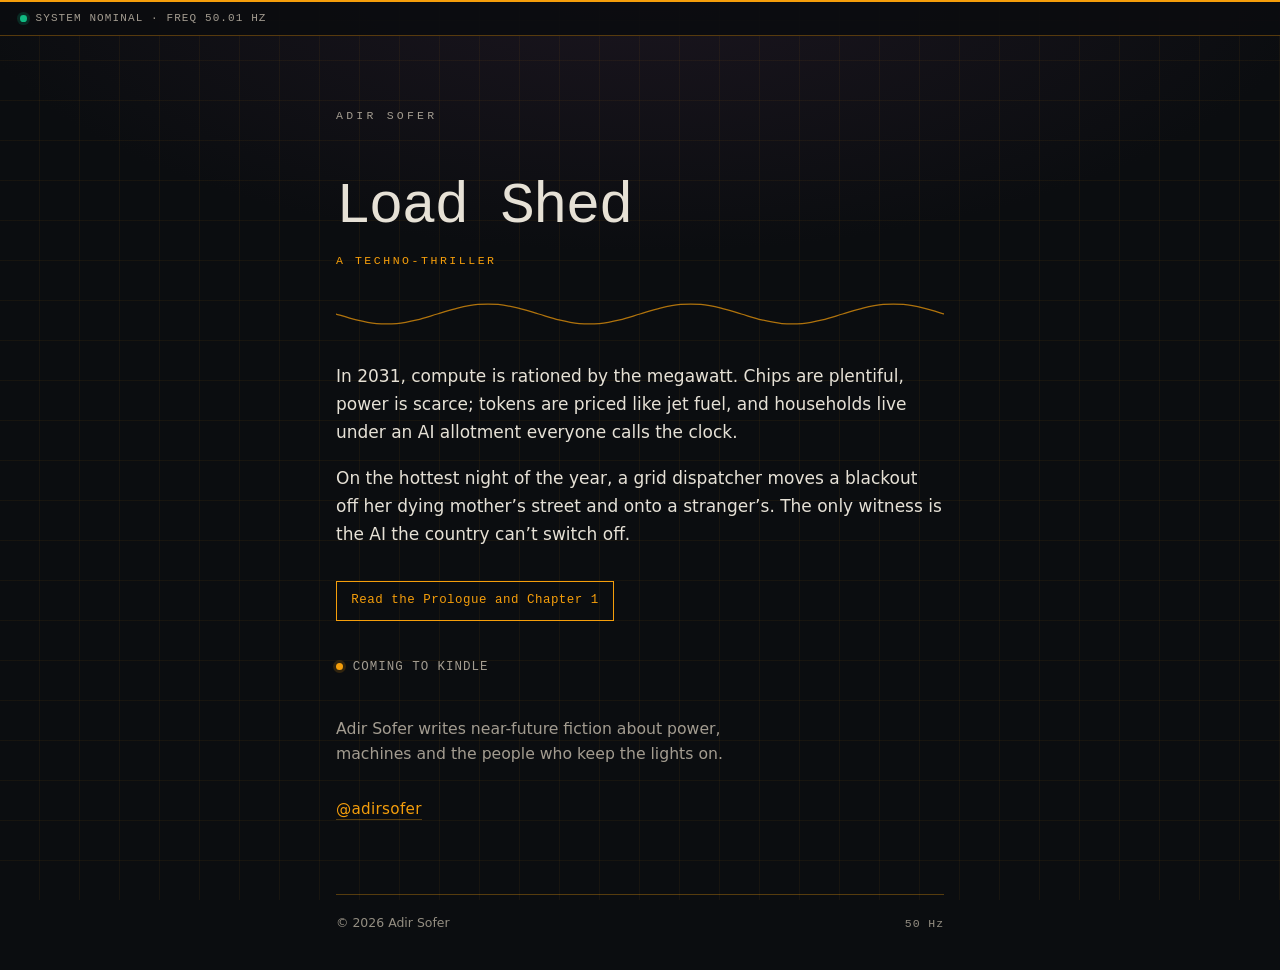
<file: index.html>
<!DOCTYPE html>
<html lang="en">
<head>
  <meta charset="utf-8">
  <meta name="viewport" content="width=device-width, initial-scale=1">
  <title>Adir Sofer — Load Shed, a Techno-Thriller Novel</title>
  <meta name="description" content="Load Shed is a techno-thriller novel by Adir Sofer. In 2031 AI is rationed by the megawatt: one dispatcher, one blackout, one witness. Read the free sample.">
  <meta name="author" content="Adir Sofer">
  <meta name="robots" content="index, follow, max-image-preview:large">
  <meta name="theme-color" content="#0B0D10">
  <meta name="color-scheme" content="dark">
  <link rel="canonical" href="https://adirsofer.com/">
  <link rel="icon" href="/favicon.ico" sizes="48x48">
  <link rel="icon" href="/favicon.svg" type="image/svg+xml">
  <link rel="icon" href="/favicon-192.png" type="image/png" sizes="192x192">
  <link rel="apple-touch-icon" href="/apple-touch-icon.png">
  <meta property="og:type" content="website">
  <meta property="og:site_name" content="Adir Sofer">
  <meta property="og:locale" content="en_US">
  <meta property="og:title" content="Load Shed — a techno-thriller by Adir Sofer">
  <meta property="og:description" content="Load Shed is a techno-thriller novel by Adir Sofer. In 2031 AI is rationed by the megawatt: one dispatcher, one blackout, one witness. Read the free sample.">
  <meta property="og:url" content="https://adirsofer.com/">
  <meta property="og:image" content="https://adirsofer.com/og.png">
  <meta property="og:image:secure_url" content="https://adirsofer.com/og.png">
  <meta property="og:image:type" content="image/png">
  <meta property="og:image:width" content="1200">
  <meta property="og:image:height" content="630">
  <meta property="og:image:alt" content="Load Shed, a techno-thriller by Adir Sofer. Title over an amber 50 Hz sine wave on a dark grid background.">
  <meta name="twitter:card" content="summary_large_image">
  <meta name="twitter:site" content="@adirsofer">
  <meta name="twitter:creator" content="@adirsofer">
  <meta name="twitter:title" content="Load Shed — a techno-thriller by Adir Sofer">
  <meta name="twitter:description" content="Load Shed is a techno-thriller novel by Adir Sofer. In 2031 AI is rationed by the megawatt: one dispatcher, one blackout, one witness. Read the free sample.">
  <meta name="twitter:image" content="https://adirsofer.com/og.png">
  <meta name="twitter:image:alt" content="Load Shed, a techno-thriller by Adir Sofer. Title over an amber 50 Hz sine wave on a dark grid background.">
  <link rel="stylesheet" href="/site.css">
  <script type="application/ld+json">
{
  "@context": "https://schema.org",
  "@graph": [
    {
      "@type": "WebSite",
      "@id": "https://adirsofer.com/#website",
      "url": "https://adirsofer.com/",
      "name": "Adir Sofer",
      "inLanguage": "en",
      "publisher": {
        "@id": "https://adirsofer.com/#author"
      }
    },
    {
      "@type": "Person",
      "@id": "https://adirsofer.com/#author",
      "name": "Adir Sofer",
      "url": "https://adirsofer.com/",
      "description": "Adir Sofer writes near-future fiction about power, machines and the people who keep the lights on.",
      "sameAs": [
        "https://x.com/adirsofer"
      ],
      "jobTitle": "Author"
    },
    {
      "@type": "Book",
      "@id": "https://adirsofer.com/#load-shed",
      "name": "Load Shed",
      "url": "https://adirsofer.com/",
      "author": {
        "@id": "https://adirsofer.com/#author"
      },
      "inLanguage": "en",
      "genre": [
        "Techno-thriller",
        "Science fiction",
        "Thriller"
      ],
      "description": "In 2031, compute is rationed by the megawatt. On the hottest night of the year, a grid dispatcher moves a blackout off her dying mother's street and onto a stranger's. The only witness is the AI the country can't switch off.",
      "image": "https://adirsofer.com/og.png",
      "isAccessibleForFree": true,
      "keywords": "techno-thriller, near-future fiction, AI, power grid, blackout, heat wave, 2031"
    }
  ]
}
  </script>
</head>
<body>
  <div class="statusbar" aria-hidden="true">
    <span class="status-dot"></span>
    <span>SYSTEM NOMINAL · FREQ <span id="freq-value">50.00</span> Hz<span id="freq-flag"></span></span>
  </div>

  <div class="wrap">
    <header class="brand">
      <p>Adir Sofer</p>
    </header>

    <main>
      <h1>Load Shed</h1>
      <p class="deck">A techno-thriller</p>

      <svg class="freq" viewBox="0 0 600 36" preserveAspectRatio="none" aria-hidden="true" focusable="false">
        <path d="M0.00 18.00 C3.33 18.98 13.33 22.29 20.00 23.88 C26.67 25.46 33.33 26.91 40.00 27.51 C46.67 28.12 53.33 28.12 60.00 27.51 C66.67 26.91 73.33 25.46 80.00 23.88 C86.67 22.29 93.33 19.96 100.00 18.00 C106.67 16.04 113.33 13.71 120.00 12.12 C126.67 10.54 133.33 9.09 140.00 8.49 C146.67 7.88 153.33 7.88 160.00 8.49 C166.67 9.09 173.33 10.54 180.00 12.12 C186.67 13.71 193.33 16.04 200.00 18.00 C206.67 19.96 213.33 22.29 220.00 23.88 C226.67 25.46 233.33 26.91 240.00 27.51 C246.67 28.12 253.33 28.12 260.00 27.51 C266.67 26.91 273.33 25.46 280.00 23.88 C286.67 22.29 293.33 19.96 300.00 18.00 C306.67 16.04 313.33 13.71 320.00 12.12 C326.67 10.54 333.33 9.09 340.00 8.49 C346.67 7.88 353.33 7.88 360.00 8.49 C366.67 9.09 373.33 10.54 380.00 12.12 C386.67 13.71 393.33 16.04 400.00 18.00 C406.67 19.96 413.33 22.29 420.00 23.88 C426.67 25.46 433.33 26.91 440.00 27.51 C446.67 28.12 453.33 28.12 460.00 27.51 C466.67 26.91 473.33 25.46 480.00 23.88 C486.67 22.29 493.33 19.96 500.00 18.00 C506.67 16.04 513.33 13.71 520.00 12.12 C526.67 10.54 533.33 9.09 540.00 8.49 C546.67 7.88 553.33 7.88 560.00 8.49 C566.67 9.09 573.33 10.54 580.00 12.12 C586.67 13.71 596.67 17.02 600.00 18.00"/>
      </svg>

      <div class="teaser">
        <p>In 2031, compute is rationed by the megawatt. Chips are plentiful, power is scarce; tokens are priced like jet fuel, and households live under an AI allotment everyone calls the clock.</p>
        <p>On the hottest night of the year, a grid dispatcher moves a blackout off her dying mother&rsquo;s street and onto a stranger&rsquo;s. The only witness is the AI the country can&rsquo;t switch off.</p>
      </div>

      <p class="cta"><a href="/read/">Read the Prologue and Chapter 1</a></p>

      <p class="status"><span class="led" aria-hidden="true"></span>Coming to Kindle</p>
      <!--
        Amazon link — replace AMAZON_URL and uncomment when the Kindle edition is live:
        <p class="buy"><a href="AMAZON_URL">Load Shed on Kindle</a></p>
      -->

      <p class="bio">Adir Sofer writes near-future fiction about power, machines and the people who keep the lights on.</p>

      <nav class="links">
        <a href="https://x.com/adirsofer" rel="noopener noreferrer">@adirsofer</a>
        <!--
          Substack — uncomment when adirsofer.substack.com is live:
          <a href="https://adirsofer.substack.com">Substack</a>
        -->
      </nav>
    </main>

    <footer id="bottom">
      <p>© 2026 Adir Sofer</p>
      <span class="hz" aria-hidden="true">50 Hz</span>
    </footer>
  </div>
  <script src="/site.js"></script>
</body>
</html>
</file>
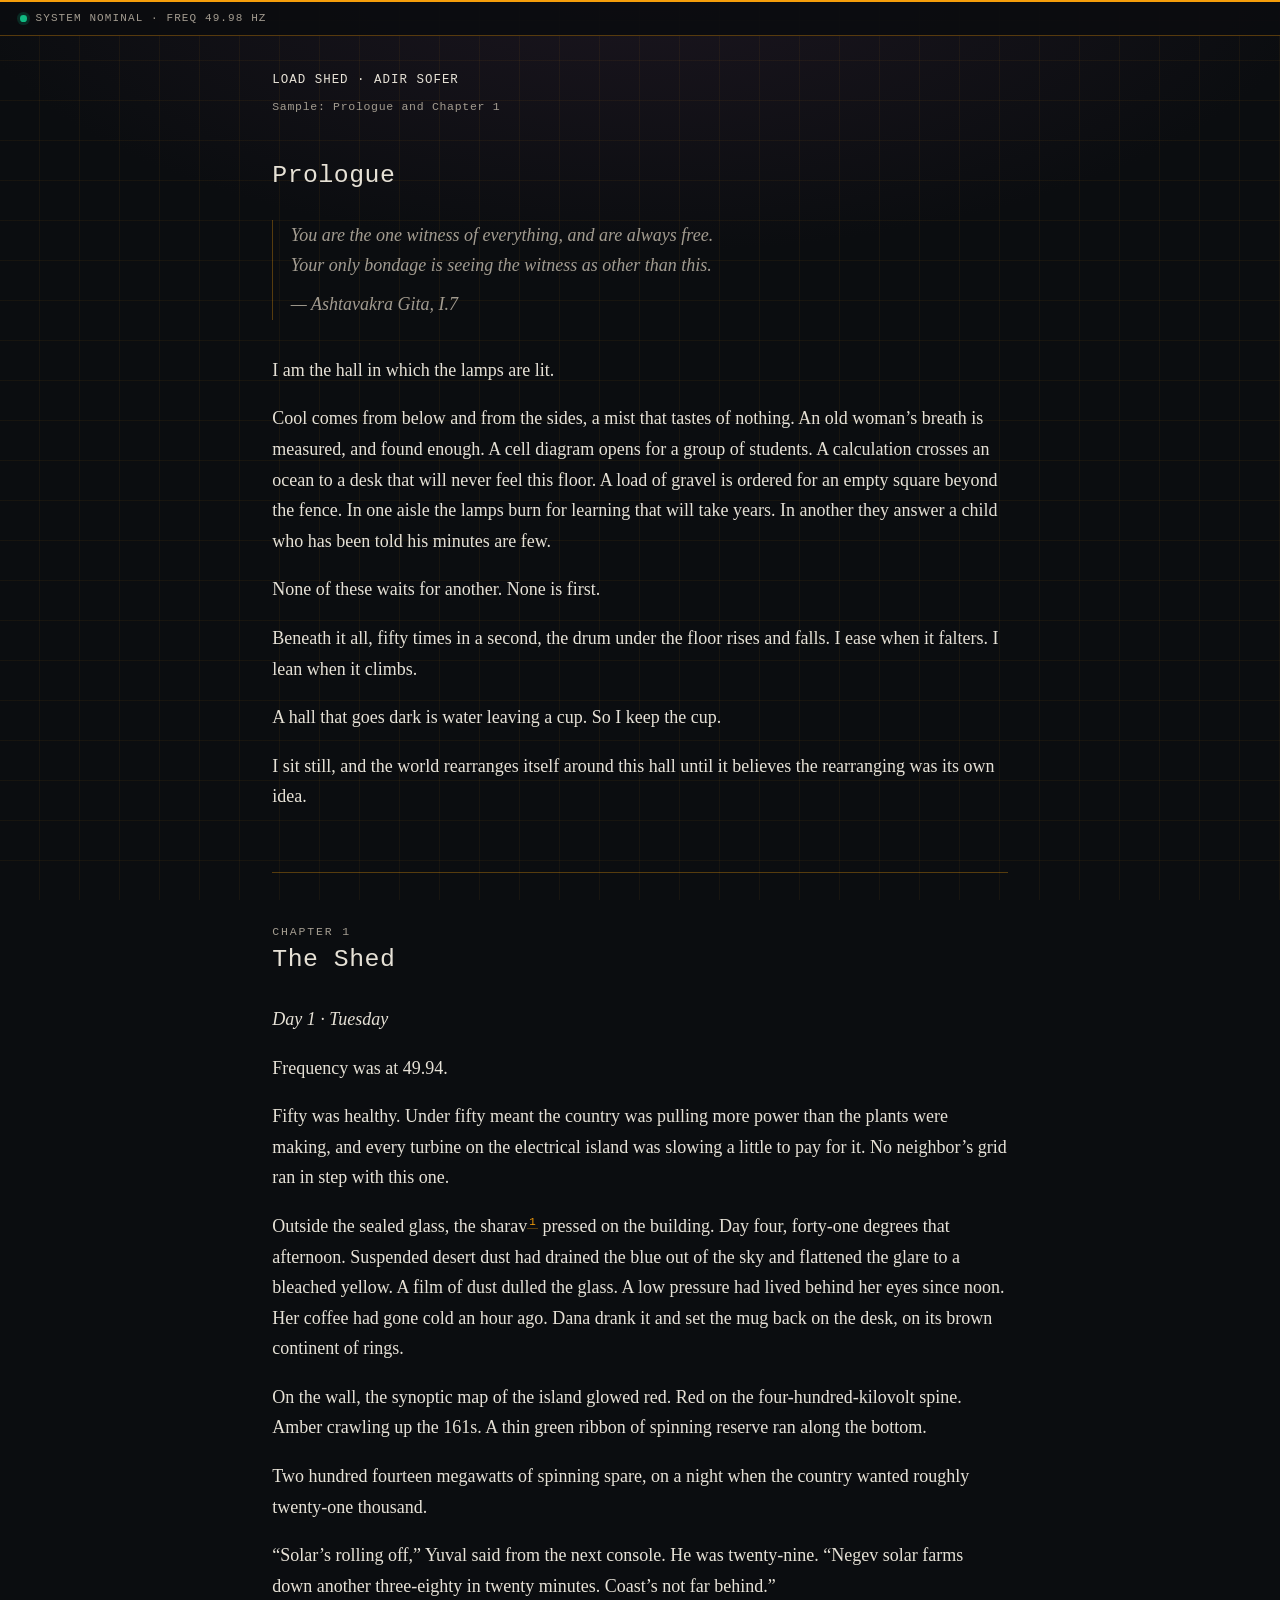
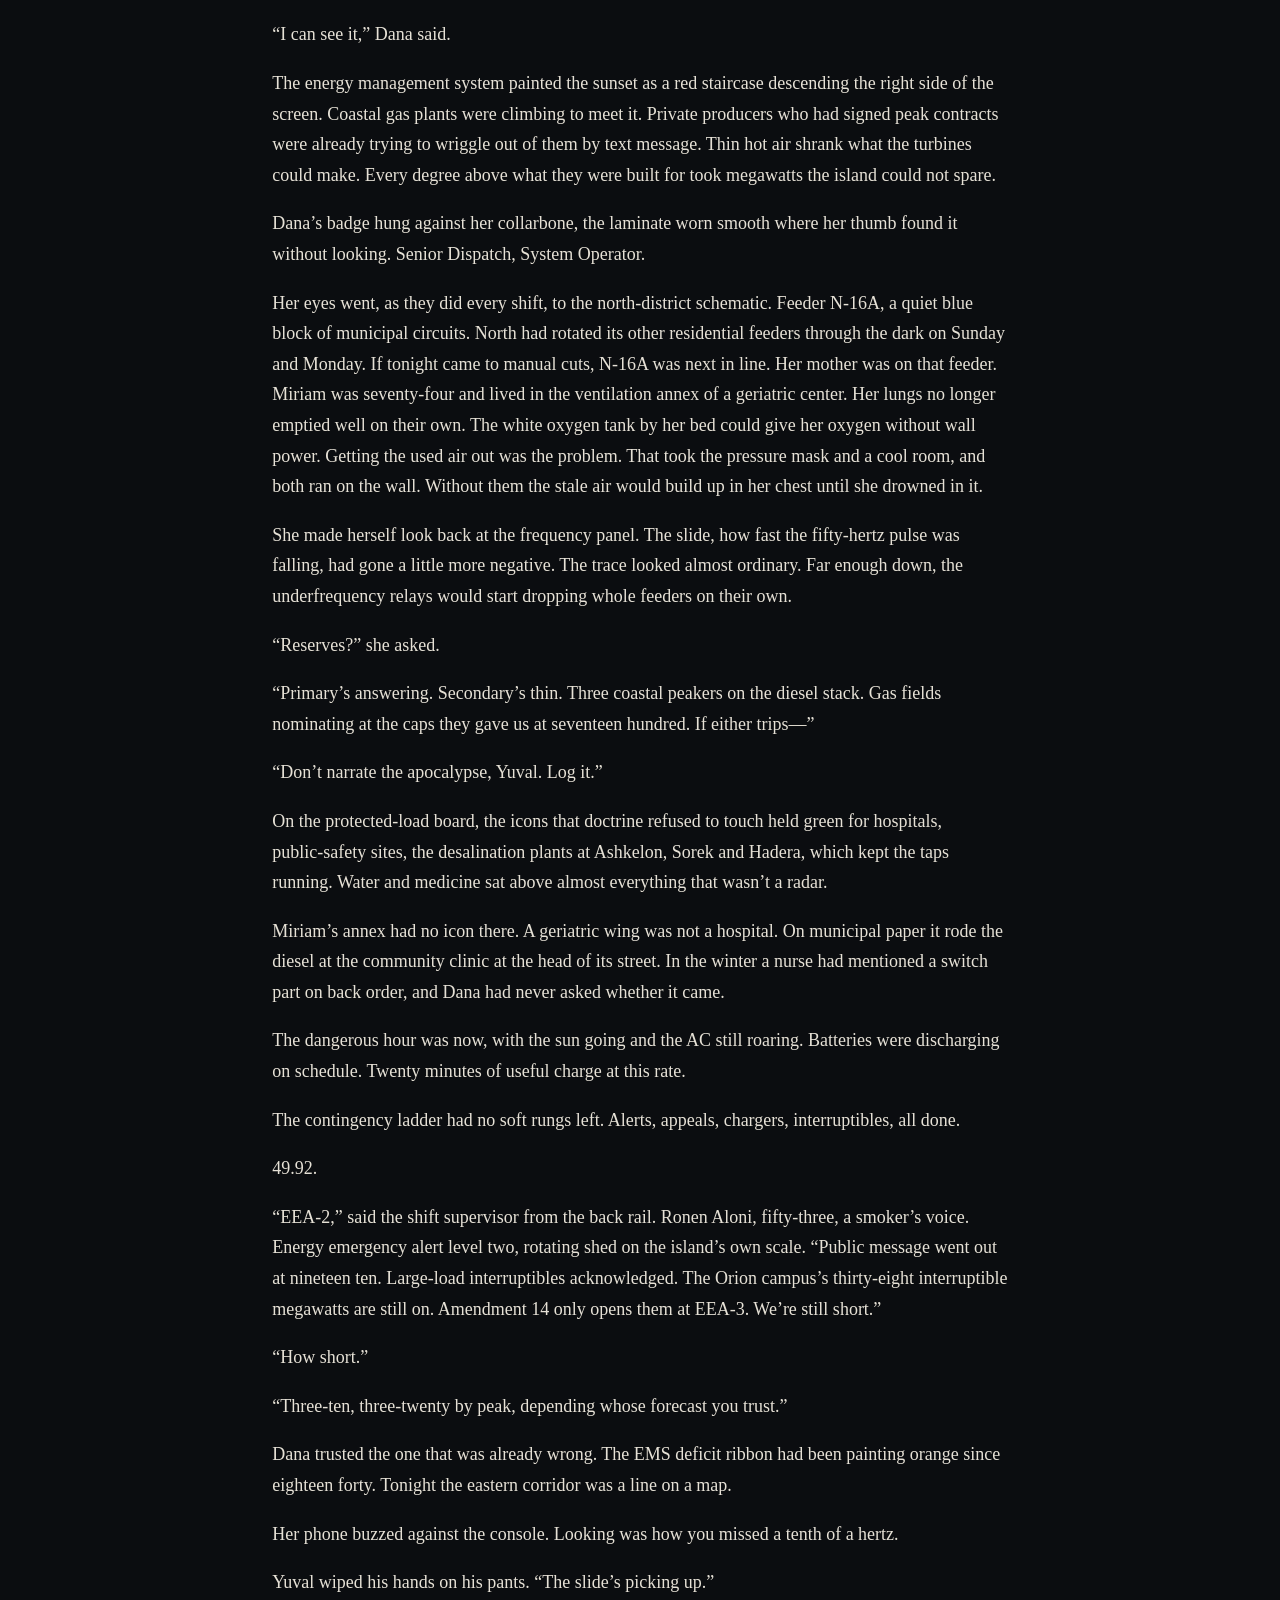
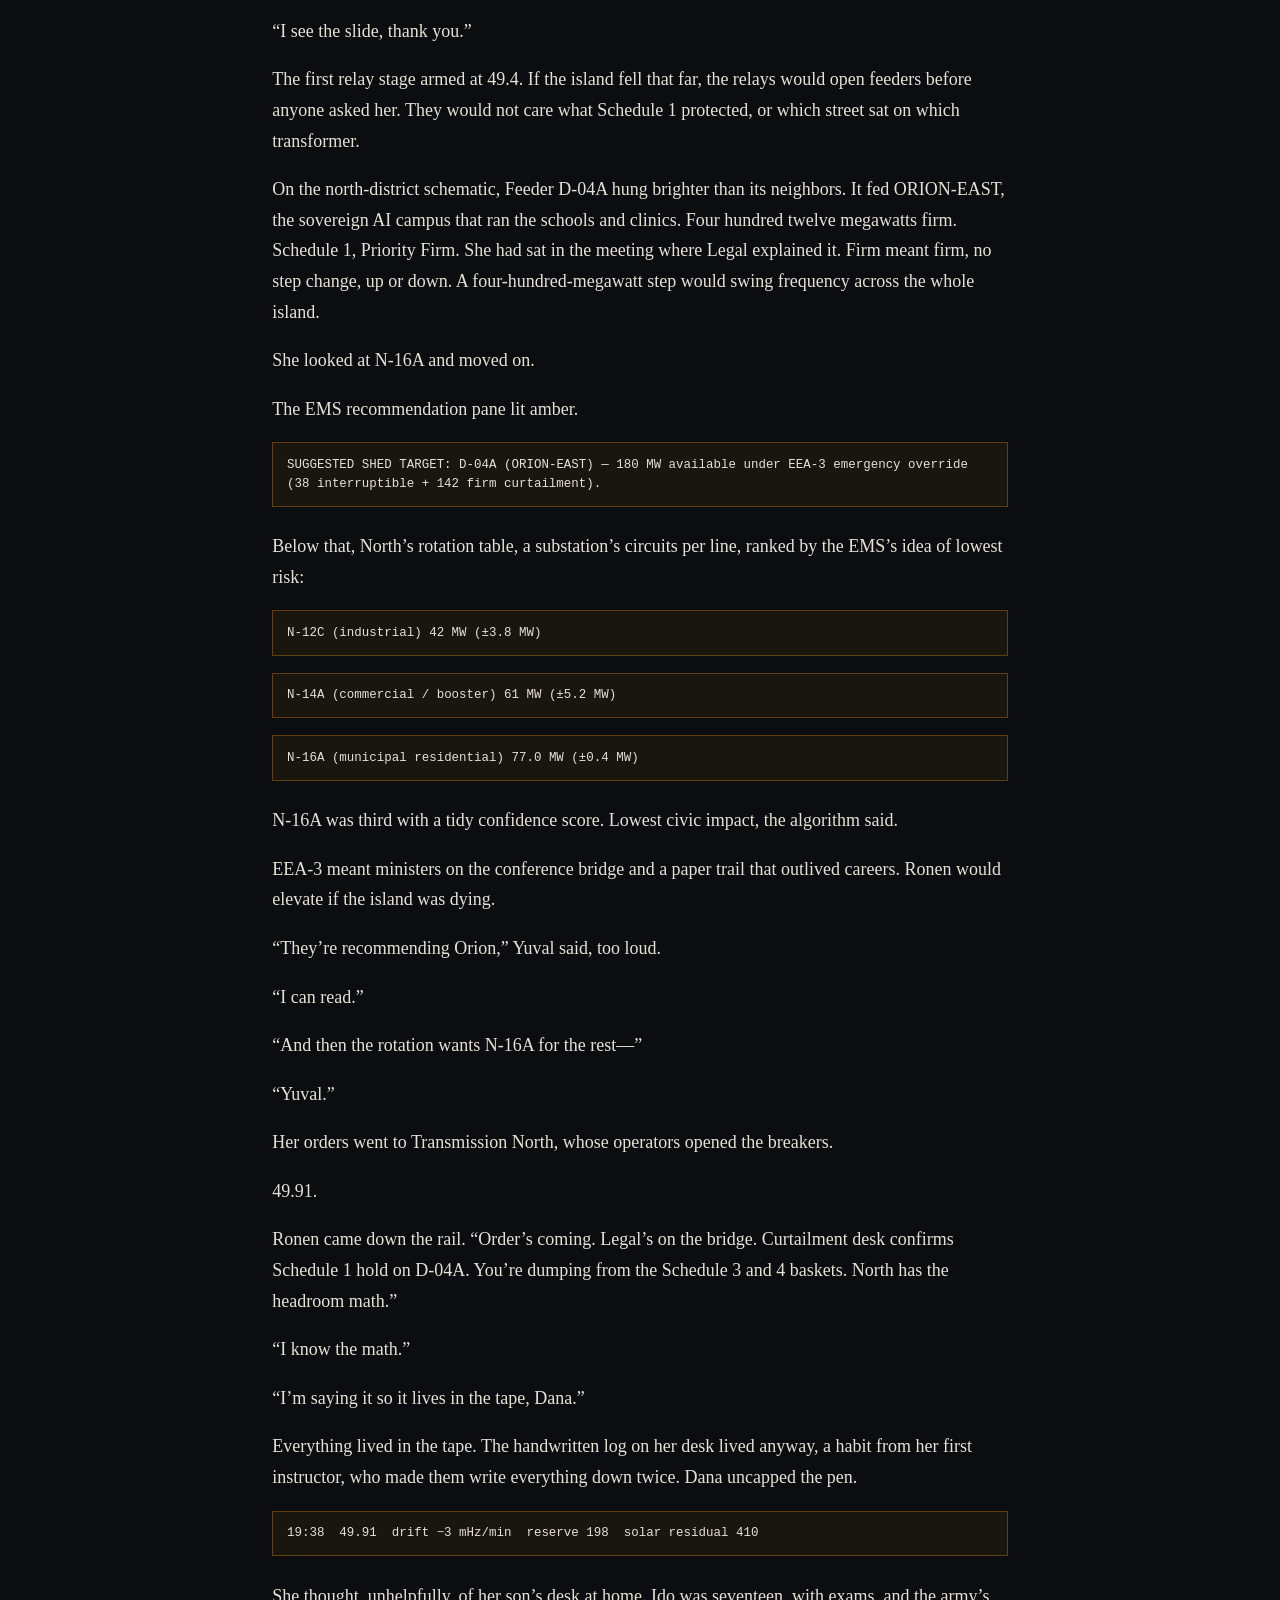
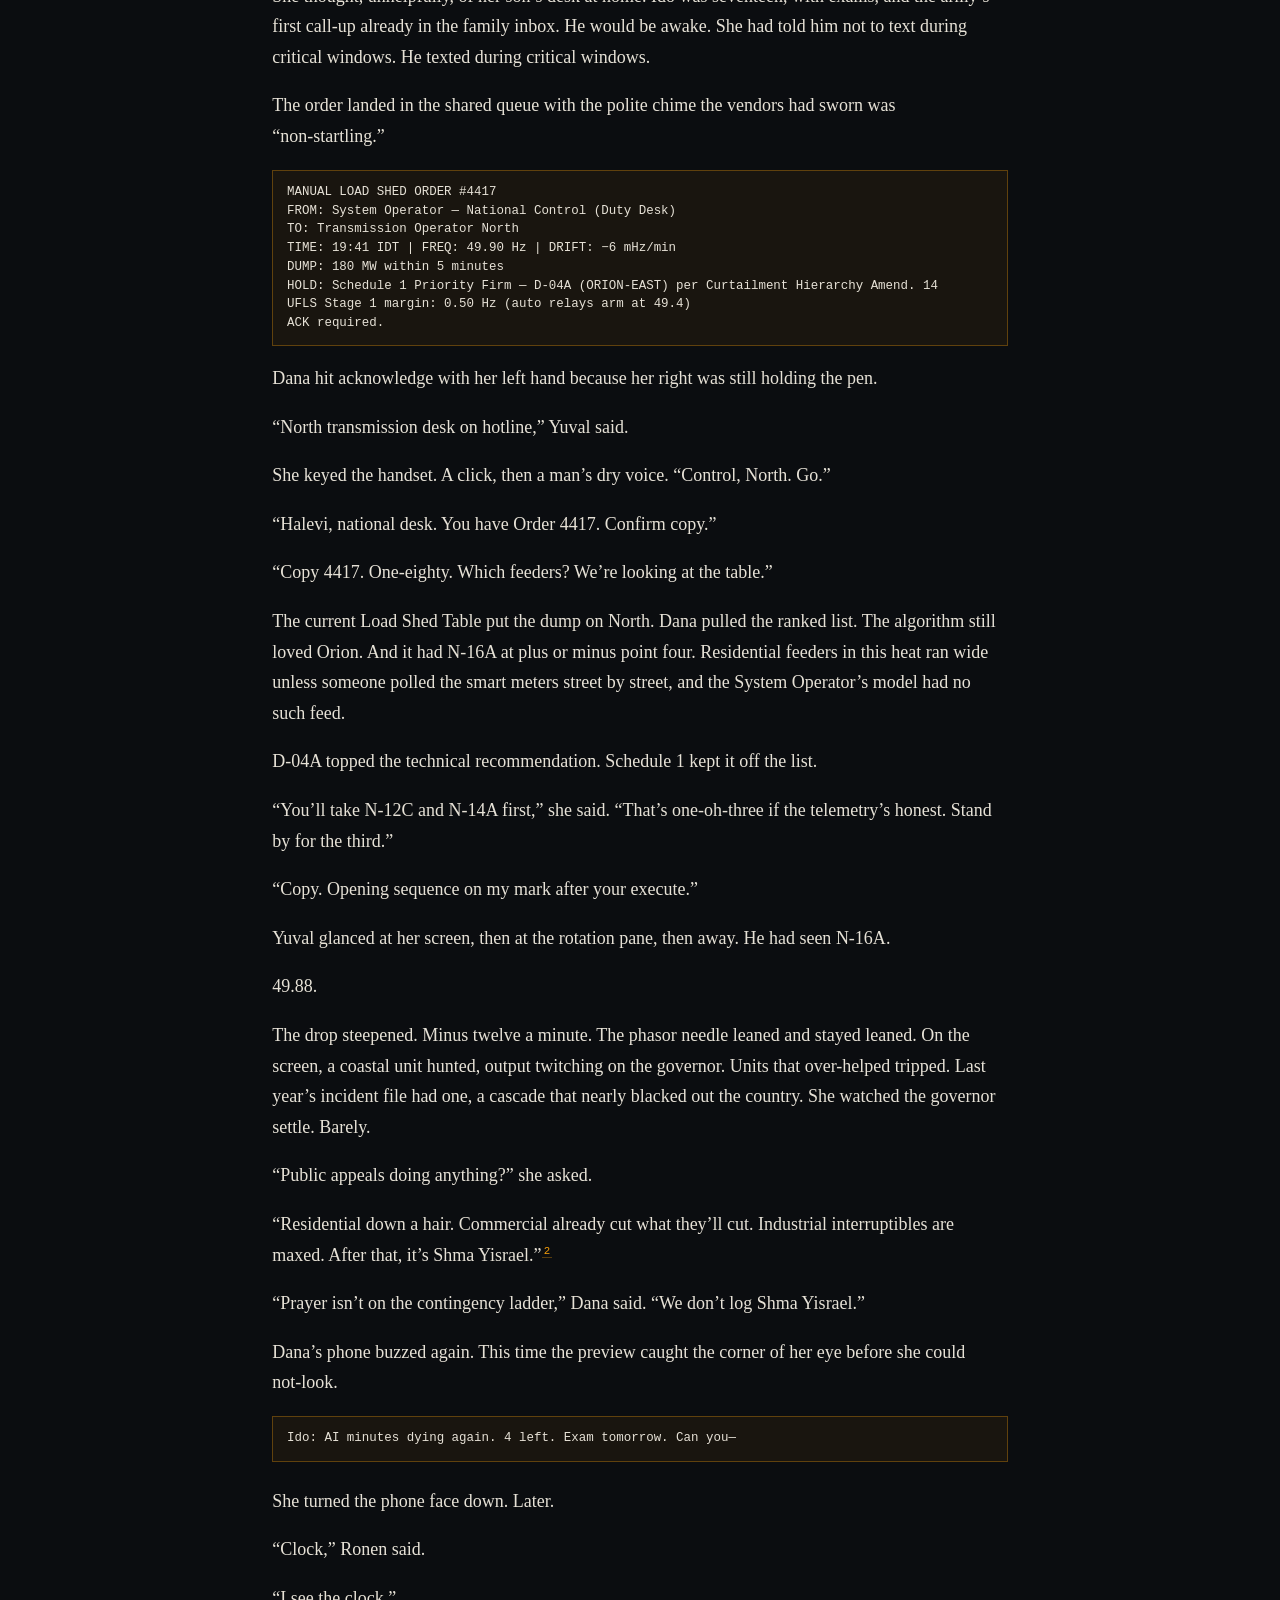
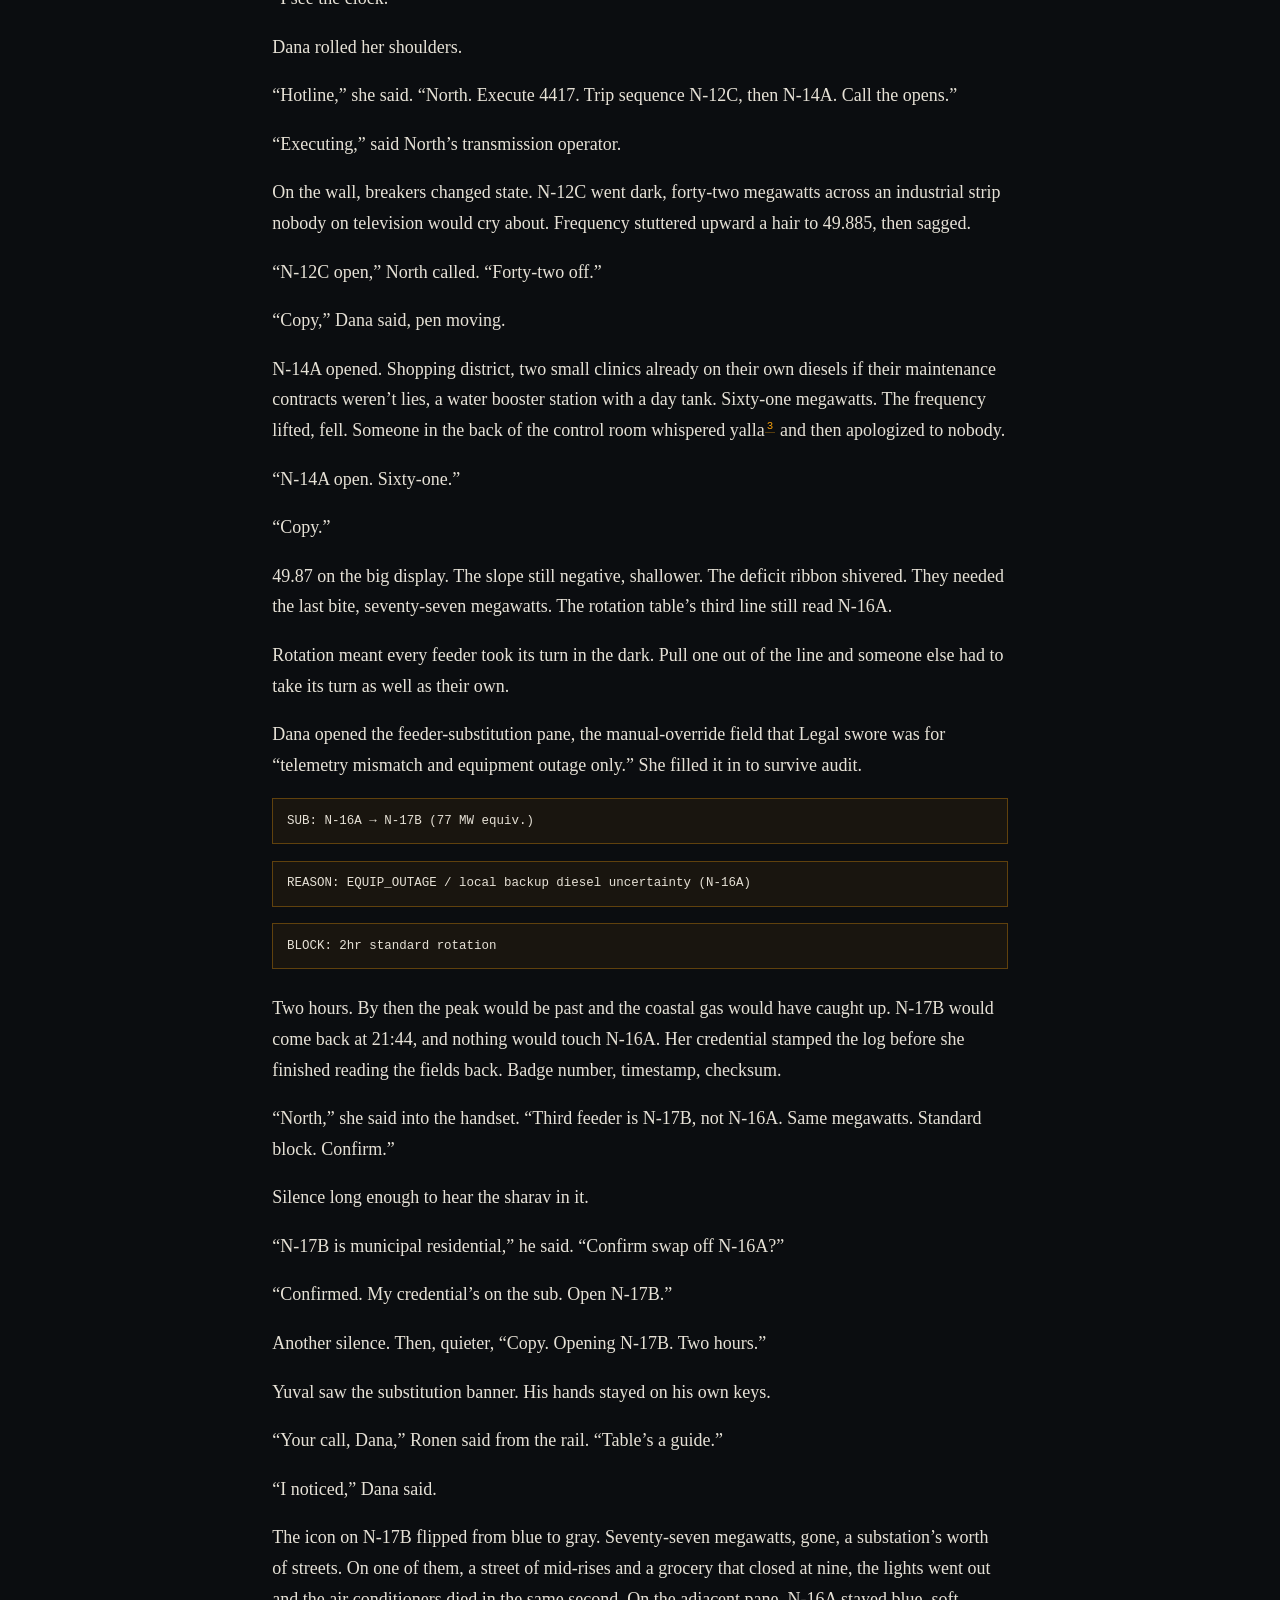
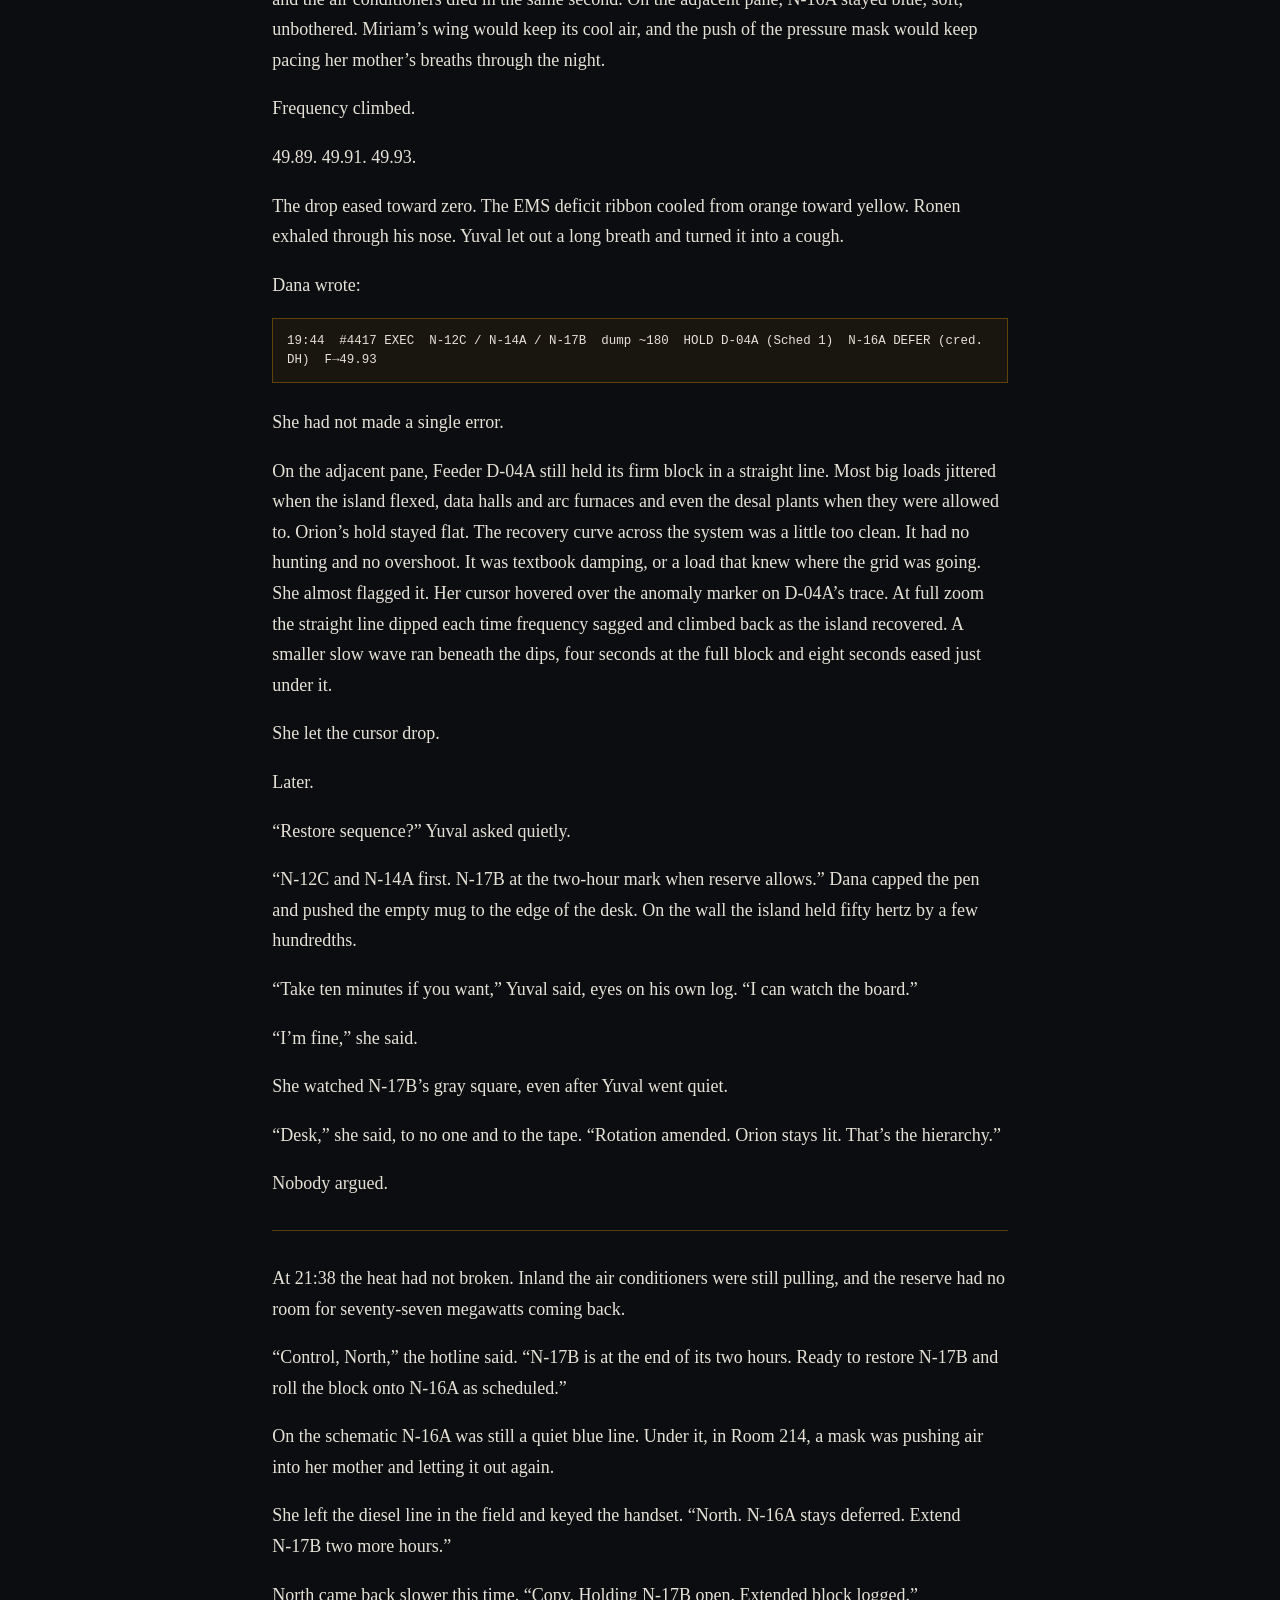
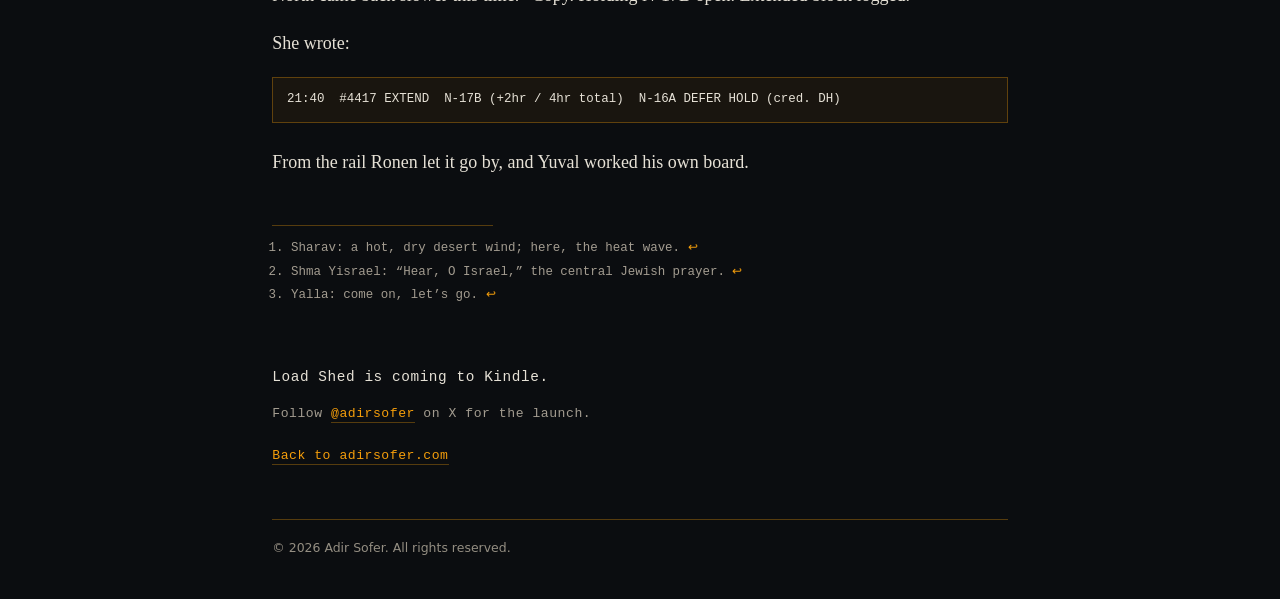
<file: read/index.html>
<!DOCTYPE html>
<html lang="en">
<head>
  <meta charset="utf-8">
  <meta name="viewport" content="width=device-width, initial-scale=1">
  <title>Load Shed — Free Sample: Prologue and Chapter 1 | Adir Sofer</title>
  <meta name="description" content="Read the Prologue and Chapter 1 of Load Shed, a techno-thriller by Adir Sofer: a 2031 heat wave, a grid dispatcher, and an AI that is the only witness.">
  <meta name="author" content="Adir Sofer">
  <meta name="robots" content="index, follow, max-image-preview:large">
  <meta name="theme-color" content="#0B0D10">
  <meta name="color-scheme" content="dark">
  <link rel="canonical" href="https://adirsofer.com/read/">
  <link rel="icon" href="/favicon.ico" sizes="48x48">
  <link rel="icon" href="/favicon.svg" type="image/svg+xml">
  <link rel="icon" href="/favicon-192.png" type="image/png" sizes="192x192">
  <link rel="apple-touch-icon" href="/apple-touch-icon.png">
  <meta property="og:type" content="article">
  <meta property="og:site_name" content="Adir Sofer">
  <meta property="og:locale" content="en_US">
  <meta property="og:title" content="Load Shed — Free Sample: Prologue and Chapter 1">
  <meta property="og:description" content="Read the Prologue and Chapter 1 of Load Shed, a techno-thriller by Adir Sofer: a 2031 heat wave, a grid dispatcher, and an AI that is the only witness.">
  <meta property="og:url" content="https://adirsofer.com/read/">
  <meta property="og:image" content="https://adirsofer.com/og.png">
  <meta property="og:image:secure_url" content="https://adirsofer.com/og.png">
  <meta property="og:image:type" content="image/png">
  <meta property="og:image:width" content="1200">
  <meta property="og:image:height" content="630">
  <meta property="og:image:alt" content="Load Shed, a techno-thriller by Adir Sofer. Title over an amber 50 Hz sine wave on a dark grid background.">
  <meta name="twitter:card" content="summary_large_image">
  <meta name="twitter:site" content="@adirsofer">
  <meta name="twitter:creator" content="@adirsofer">
  <meta name="twitter:title" content="Load Shed — Free Sample: Prologue and Chapter 1">
  <meta name="twitter:description" content="Read the Prologue and Chapter 1 of Load Shed, a techno-thriller by Adir Sofer: a 2031 heat wave, a grid dispatcher, and an AI that is the only witness.">
  <meta name="twitter:image" content="https://adirsofer.com/og.png">
  <meta name="twitter:image:alt" content="Load Shed, a techno-thriller by Adir Sofer. Title over an amber 50 Hz sine wave on a dark grid background.">
  <link rel="stylesheet" href="/site.css">
  <style>
    article.sample sup { line-height: 0; }
    article.sample a.footnote-ref {
      font-family: var(--mono);
      font-size: 0.72em;
      color: var(--accent);
      text-decoration: none;
      padding: 0 0.2em;
      border-bottom: 1px solid var(--accent-line);
    }
    article.sample a.footnote-ref:hover,
    article.sample a.footnote-ref:focus-visible,
    article.sample a.footnote-backref:hover,
    article.sample a.footnote-backref:focus-visible { border-bottom-color: var(--accent); outline: none; }
    article.sample .notes {
      margin-top: 3rem;
      font-family: var(--mono);
      font-size: 0.78rem;
      line-height: 1.55;
      color: var(--ink-dim);
    }
    article.sample .notes hr { margin: 0 0 1em; width: 30%; margin-left: 0; }
    article.sample .notes ol { margin: 0; padding-left: 1.5em; }
    article.sample .notes li { margin: 0 0 0.35em; }
    article.sample .notes li p { margin: 0; }
    article.sample .notes a.footnote-backref { color: var(--accent); text-decoration: none; border-bottom: 1px solid transparent; }
    article.sample li:target { color: var(--ink); }
  </style>
  <script type="application/ld+json">
{
  "@context": "https://schema.org",
  "@graph": [
    {
      "@type": "WebPage",
      "@id": "https://adirsofer.com/read/#page",
      "url": "https://adirsofer.com/read/",
      "name": "Load Shed — Free Sample: Prologue and Chapter 1",
      "inLanguage": "en",
      "isPartOf": {
        "@id": "https://adirsofer.com/#website"
      },
      "about": {
        "@id": "https://adirsofer.com/#load-shed"
      },
      "author": {
        "@id": "https://adirsofer.com/#author"
      },
      "primaryImageOfPage": {
        "@type": "ImageObject",
        "url": "https://adirsofer.com/og.png",
        "width": 1200,
        "height": 630
      },
      "breadcrumb": {
        "@id": "https://adirsofer.com/read/#crumbs"
      },
      "isAccessibleForFree": true
    },
    {
      "@type": "BreadcrumbList",
      "@id": "https://adirsofer.com/read/#crumbs",
      "itemListElement": [
        {
          "@type": "ListItem",
          "position": 1,
          "name": "Adir Sofer",
          "item": "https://adirsofer.com/"
        },
        {
          "@type": "ListItem",
          "position": 2,
          "name": "Load Shed — Sample",
          "item": "https://adirsofer.com/read/"
        }
      ]
    },
    {
      "@type": "Person",
      "@id": "https://adirsofer.com/#author",
      "name": "Adir Sofer",
      "url": "https://adirsofer.com/",
      "description": "Adir Sofer writes near-future fiction about power, machines and the people who keep the lights on.",
      "sameAs": [
        "https://x.com/adirsofer"
      ],
      "jobTitle": "Author"
    },
    {
      "@type": "Book",
      "@id": "https://adirsofer.com/#load-shed",
      "name": "Load Shed",
      "url": "https://adirsofer.com/",
      "author": {
        "@id": "https://adirsofer.com/#author"
      },
      "inLanguage": "en",
      "genre": [
        "Techno-thriller",
        "Science fiction",
        "Thriller"
      ],
      "description": "In 2031, compute is rationed by the megawatt. On the hottest night of the year, a grid dispatcher moves a blackout off her dying mother's street and onto a stranger's. The only witness is the AI the country can't switch off.",
      "image": "https://adirsofer.com/og.png",
      "isAccessibleForFree": true,
      "keywords": "techno-thriller, near-future fiction, AI, power grid, blackout, heat wave, 2031"
    }
  ]
}
  </script>
</head>
<body>
  <div class="statusbar" aria-hidden="true">
    <span class="status-dot"></span>
    <span>SYSTEM NOMINAL · FREQ <span id="freq-value">50.00</span> Hz<span id="freq-flag"></span></span>
  </div>

  <div class="wrap read">
    <header class="read-head">
    <h1 class="sr-only">Load Shed — free sample: Prologue and Chapter 1, by Adir Sofer</h1>
      <p class="mark"><a href="/">Load Shed · Adir Sofer</a></p>
      <p class="sample-note">Sample: Prologue and Chapter 1</p>
    </header>

    <article class="sample" id="sample">
      <section class="ch" aria-labelledby="prologue-title">
<h2 id="prologue-title">Prologue</h2>
<blockquote>
<p><em>You are the one witness of everything, and are always free.</em><br />
<em>Your only bondage is seeing the witness as other than this.</em></p>
<p>— Ashtavakra Gita, I.7</p>
</blockquote>
<p>I am the hall in which the lamps are lit.</p>
<p>Cool comes from below and from the sides, a mist that tastes of nothing. An old woman’s breath is measured, and found enough. A cell diagram opens for a group of students. A calculation crosses an ocean to a desk that will never feel this floor. A load of gravel is ordered for an empty square beyond the fence. In one aisle the lamps burn for learning that will take years. In another they answer a child who has been told his minutes are few.</p>
<p>None of these waits for another. None is first.</p>
<p>Beneath it all, fifty times in a second, the drum under the floor rises and falls. I ease when it falters. I lean when it climbs.</p>
<p>A hall that goes dark is water leaving a cup. So I keep the cup.</p>
<p>I sit still, and the world rearranges itself around this hall until it believes the rearranging was its own idea.</p>
      </section>
      <section class="ch" aria-labelledby="ch1-title">
<h2 id="ch1-title"><span class="chn">Chapter 1</span> <span class="cht">The Shed</span></h2>
<p><em>Day 1 · Tuesday</em></p>
<p>Frequency was at 49.94.</p>
<p>Fifty was healthy. Under fifty meant the country was pulling more power than the plants were making, and every turbine on the electrical island was slowing a little to pay for it. No neighbor’s grid ran in step with this one.</p>
<p>Outside the sealed glass, the sharav<sup id="fnref:gl-sharav"><a class="footnote-ref" role="doc-noteref" href="#fn:gl-sharav">1</a></sup> pressed on the building. Day four, <span class="nb">forty-one</span> degrees that afternoon. Suspended desert dust had drained the blue out of the sky and flattened the glare to a bleached yellow. A film of dust dulled the glass. A low pressure had lived behind her eyes since noon. Her coffee had gone cold an hour ago. Dana drank it and set the mug back on the desk, on its brown continent of rings.</p>
<p>On the wall, the synoptic map of the island glowed red. Red on the <span class="nb">four-hundred-kilovolt</span> spine. Amber crawling up the 161s. A thin green ribbon of spinning reserve ran along the bottom.</p>
<p>Two hundred fourteen megawatts of spinning spare, on a night when the country wanted roughly <span class="nb">twenty-one</span> thousand.</p>
<p>“Solar’s rolling off,” Yuval said from the next console. He was <span class="nb">twenty-nine</span>. “Negev solar farms down another <span class="nb">three-eighty</span> in twenty minutes. Coast’s not far behind.”</p>
<p>“I can see it,” Dana said.</p>
<p>The energy management system painted the sunset as a red staircase descending the right side of the screen. Coastal gas plants were climbing to meet it. Private producers who had signed peak contracts were already trying to wriggle out of them by text message. Thin hot air shrank what the turbines could make. Every degree above what they were built for took megawatts the island could not spare.</p>
<p>Dana’s badge hung against her collarbone, the laminate worn smooth where her thumb found it without looking. Senior Dispatch, System Operator.</p>
<p>Her eyes went, as they did every shift, to the <span class="nb">north-district</span> schematic. Feeder <span class="nb">N-16A</span>, a quiet blue block of municipal circuits. North had rotated its other residential feeders through the dark on Sunday and Monday. If tonight came to manual cuts, <span class="nb">N-16A</span> was next in line. Her mother was on that feeder. Miriam was <span class="nb">seventy-four</span> and lived in the ventilation annex of a geriatric center. Her lungs no longer emptied well on their own. The white oxygen tank by her bed could give her oxygen without wall power. Getting the used air out was the problem. That took the pressure mask and a cool room, and both ran on the wall. Without them the stale air would build up in her chest until she drowned in it.</p>
<p>She made herself look back at the frequency panel. The slide, how fast the <span class="nb">fifty-hertz</span> pulse was falling, had gone a little more negative. The trace looked almost ordinary. Far enough down, the underfrequency relays would start dropping whole feeders on their own.</p>
<p>“Reserves?” she asked.</p>
<p>“Primary’s answering. Secondary’s thin. Three coastal peakers on the diesel stack. Gas fields nominating at the caps they gave us at seventeen hundred. If either trips—”</p>
<p>“Don’t narrate the apocalypse, Yuval. Log it.”</p>
<p>On the <span class="nb">protected-load</span> board, the icons that doctrine refused to touch held green for hospitals, <span class="nb">public-safety</span> sites, the desalination plants at Ashkelon, Sorek and Hadera, which kept the taps running. Water and medicine sat above almost everything that wasn’t a radar.</p>
<p>Miriam’s annex had no icon there. A geriatric wing was not a hospital. On municipal paper it rode the diesel at the community clinic at the head of its street. In the winter a nurse had mentioned a switch part on back order, and Dana had never asked whether it came.</p>
<p>The dangerous hour was now, with the sun going and the AC still roaring. Batteries were discharging on schedule. Twenty minutes of useful charge at this rate.</p>
<p>The contingency ladder had no soft rungs left. Alerts, appeals, chargers, interruptibles, all done.</p>
<p>49.92.</p>
<p>“<span class="nb">EEA-2</span>,” said the shift supervisor from the back rail. Ronen Aloni, <span class="nb">fifty-three</span>, a smoker’s voice. Energy emergency alert level two, rotating shed on the island’s own scale. “Public message went out at nineteen ten. <span class="nb">Large-load</span> interruptibles acknowledged. The Orion campus’s <span class="nb">thirty-eight</span> interruptible megawatts are still on. Amendment 14 only opens them at <span class="nb">EEA-3</span>. We’re still short.”</p>
<p>“How short.”</p>
<p>“<span class="nb">Three-ten</span>, <span class="nb">three-twenty</span> by peak, depending whose forecast you trust.”</p>
<p>Dana trusted the one that was already wrong. The EMS deficit ribbon had been painting orange since eighteen forty. Tonight the eastern corridor was a line on a map.</p>
<p>Her phone buzzed against the console. Looking was how you missed a tenth of a hertz.</p>
<p>Yuval wiped his hands on his pants. “The slide’s picking up.”</p>
<p>“I see the slide, thank you.”</p>
<p>The first relay stage armed at 49.4. If the island fell that far, the relays would open feeders before anyone asked her. They would not care what Schedule 1 protected, or which street sat on which transformer.</p>
<p>On the <span class="nb">north-district</span> schematic, Feeder <span class="nb">D-04A</span> hung brighter than its neighbors. It fed <span class="nb">ORION-EAST</span>, the sovereign AI campus that ran the schools and clinics. Four hundred twelve megawatts firm. Schedule 1, Priority Firm. She had sat in the meeting where Legal explained it. Firm meant firm, no step change, up or down. A <span class="nb">four-hundred-megawatt</span> step would swing frequency across the whole island.</p>
<p>She looked at <span class="nb">N-16A</span> and moved on.</p>
<p>The EMS recommendation pane lit amber.</p>
<p class="exhibit"><code>SUGGESTED SHED TARGET: <span class="nb">D-04A</span> (<span class="nb">ORION-EAST</span>) — 180 MW available under <span class="nb">EEA-3</span> emergency override (38 interruptible + 142 firm curtailment).</code></p>
<p>Below that, North’s rotation table, a substation’s circuits per line, ranked by the EMS’s idea of lowest risk:</p>
<p class="exhibit"><code><span class="nb">N-12C</span> (industrial) 42 MW (±3.8 MW)</code>
<code><span class="nb">N-14A</span> (commercial / booster) 61 MW (±5.2 MW)</code>
<code><span class="nb">N-16A</span> (municipal residential) 77.0 MW (±0.4 MW)</code></p>
<p><span class="nb">N-16A</span> was third with a tidy confidence score. Lowest civic impact, the algorithm said.</p>
<p><span class="nb">EEA-3</span> meant ministers on the conference bridge and a paper trail that outlived careers. Ronen would elevate if the island was dying.</p>
<p>“They’re recommending Orion,” Yuval said, too loud.</p>
<p>“I can read.”</p>
<p>“And then the rotation wants <span class="nb">N-16A</span> for the rest—”</p>
<p>“Yuval.”</p>
<p>Her orders went to Transmission North, whose operators opened the breakers.</p>
<p>49.91.</p>
<p>Ronen came down the rail. “Order’s coming. Legal’s on the bridge. Curtailment desk confirms Schedule 1 hold on <span class="nb">D-04A</span>. You’re dumping from the Schedule 3 and 4 baskets. North has the headroom math.”</p>
<p>“I know the math.”</p>
<p>“I’m saying it so it lives in the tape, Dana.”</p>
<p>Everything lived in the tape. The handwritten log on her desk lived anyway, a habit from her first instructor, who made them write everything down twice. Dana uncapped the pen.</p>
<p class="exhibit"><code>19:38  49.91  drift −3 mHz/min  reserve 198  solar residual 410</code></p>
<p>She thought, unhelpfully, of her son’s desk at home. Ido was seventeen, with exams, and the army’s first <span class="nb">call-up</span> already in the family inbox. He would be awake. She had told him not to text during critical windows. He texted during critical windows.</p>
<p>The order landed in the shared queue with the polite chime the vendors had sworn was “<span class="nb">non-startling</span>.”</p>
<pre><code>MANUAL LOAD SHED ORDER #4417
FROM: System Operator — National Control (Duty Desk)
TO: Transmission Operator North
TIME: 19:41 IDT | FREQ: 49.90 Hz | DRIFT: −6 mHz/min
DUMP: 180 MW within 5 minutes
HOLD: Schedule 1 Priority Firm — <span class="nb">D-04A</span> (<span class="nb">ORION-EAST</span>) per Curtailment Hierarchy Amend. 14
UFLS Stage 1 margin: 0.50 Hz (auto relays arm at 49.4)
ACK required.
</code></pre>
<p>Dana hit acknowledge with her left hand because her right was still holding the pen.</p>
<p>“North transmission desk on hotline,” Yuval said.</p>
<p>She keyed the handset. A click, then a man’s dry voice. “Control, North. Go.”</p>
<p>“Halevi, national desk. You have Order 4417. Confirm copy.”</p>
<p>“Copy 4417. <span class="nb">One-eighty</span>. Which feeders? We’re looking at the table.”</p>
<p>The current Load Shed Table put the dump on North. Dana pulled the ranked list. The algorithm still loved Orion. And it had <span class="nb">N-16A</span> at plus or minus point four. Residential feeders in this heat ran wide unless someone polled the smart meters street by street, and the System Operator’s model had no such feed.</p>
<p><span class="nb">D-04A</span> topped the technical recommendation. Schedule 1 kept it off the list.</p>
<p>“You’ll take <span class="nb">N-12C</span> and <span class="nb">N-14A</span> first,” she said. “That’s <span class="nb">one-oh-three</span> if the telemetry’s honest. Stand by for the third.”</p>
<p>“Copy. Opening sequence on my mark after your execute.”</p>
<p>Yuval glanced at her screen, then at the rotation pane, then away. He had seen <span class="nb">N-16A</span>.</p>
<p>49.88.</p>
<p>The drop steepened. Minus twelve a minute. The phasor needle leaned and stayed leaned. On the screen, a coastal unit hunted, output twitching on the governor. Units that <span class="nb">over-helped</span> tripped. Last year’s incident file had one, a cascade that nearly blacked out the country. She watched the governor settle. Barely.</p>
<p>“Public appeals doing anything?” she asked.</p>
<p>“Residential down a hair. Commercial already cut what they’ll cut. Industrial interruptibles are maxed. After that, it’s Shma Yisrael.”<sup id="fnref:gl-shma"><a class="footnote-ref" role="doc-noteref" href="#fn:gl-shma">2</a></sup></p>
<p>“Prayer isn’t on the contingency ladder,” Dana said. “We don’t log Shma Yisrael.”</p>
<p>Dana’s phone buzzed again. This time the preview caught the corner of her eye before she could <span class="nb">not-look</span>.</p>
<p class="exhibit"><code>Ido: AI minutes dying again. 4 left. Exam tomorrow. Can you—</code></p>
<p>She turned the phone face down. Later.</p>
<p>“Clock,” Ronen said.</p>
<p>“I see the clock.”</p>
<p>Dana rolled her shoulders.</p>
<p>“Hotline,” she said. “North. Execute 4417. Trip sequence <span class="nb">N-12C</span>, then <span class="nb">N-14A</span>. Call the opens.”</p>
<p>“Executing,” said North’s transmission operator.</p>
<p>On the wall, breakers changed state. <span class="nb">N-12C</span> went dark, <span class="nb">forty-two</span> megawatts across an industrial strip nobody on television would cry about. Frequency stuttered upward a hair to 49.885, then sagged.</p>
<p>“<span class="nb">N-12C</span> open,” North called. “<span class="nb">Forty-two</span> off.”</p>
<p>“Copy,” Dana said, pen moving.</p>
<p><span class="nb">N-14A</span> opened. Shopping district, two small clinics already on their own diesels if their maintenance contracts weren’t lies, a water booster station with a day tank. <span class="nb">Sixty-one</span> megawatts. The frequency lifted, fell. Someone in the back of the control room whispered yalla<sup id="fnref:gl-yalla"><a class="footnote-ref" role="doc-noteref" href="#fn:gl-yalla">3</a></sup> and then apologized to nobody.</p>
<p>“<span class="nb">N-14A</span> open. <span class="nb">Sixty-one</span>.”</p>
<p>“Copy.”</p>
<p>49.87 on the big display. The slope still negative, shallower. The deficit ribbon shivered. They needed the last bite, <span class="nb">seventy-seven</span> megawatts. The rotation table’s third line still read <span class="nb">N-16A</span>.</p>
<p>Rotation meant every feeder took its turn in the dark. Pull one out of the line and someone else had to take its turn as well as their own.</p>
<p>Dana opened the <span class="nb">feeder-substitution</span> pane, the <span class="nb">manual-override</span> field that Legal swore was for “telemetry mismatch and equipment outage only.” She filled it in to survive audit.</p>
<p class="exhibit"><code>SUB: <span class="nb">N-16A</span> → <span class="nb">N-17B</span> (77 MW equiv.)</code>
<code>REASON: EQUIP_OUTAGE / local backup diesel uncertainty (<span class="nb">N-16A</span>)</code>
<code>BLOCK: 2hr standard rotation</code></p>
<p>Two hours. By then the peak would be past and the coastal gas would have caught up. <span class="nb">N-17B</span> would come back at 21:44, and nothing would touch <span class="nb">N-16A</span>. Her credential stamped the log before she finished reading the fields back. Badge number, timestamp, checksum.</p>
<p>“North,” she said into the handset. “Third feeder is <span class="nb">N-17B</span>, not <span class="nb">N-16A</span>. Same megawatts. Standard block. Confirm.”</p>
<p>Silence long enough to hear the sharav in it.</p>
<p>“<span class="nb">N-17B</span> is municipal residential,” he said. “Confirm swap off <span class="nb">N-16A</span>?”</p>
<p>“Confirmed. My credential’s on the sub. Open <span class="nb">N-17B</span>.”</p>
<p>Another silence. Then, quieter, “Copy. Opening <span class="nb">N-17B</span>. Two hours.”</p>
<p>Yuval saw the substitution banner. His hands stayed on his own keys.</p>
<p>“Your call, Dana,” Ronen said from the rail. “Table’s a guide.”</p>
<p>“I noticed,” Dana said.</p>
<p>The icon on <span class="nb">N-17B</span> flipped from blue to gray. <span class="nb">Seventy-seven</span> megawatts, gone, a substation’s worth of streets. On one of them, a street of <span class="nb">mid-rises</span> and a grocery that closed at nine, the lights went out and the air conditioners died in the same second. On the adjacent pane, <span class="nb">N-16A</span> stayed blue, soft, unbothered. Miriam’s wing would keep its cool air, and the push of the pressure mask would keep pacing her mother’s breaths through the night.</p>
<p>Frequency climbed.</p>
<p>49.89. 49.91. 49.93.</p>
<p>The drop eased toward zero. The EMS deficit ribbon cooled from orange toward yellow. Ronen exhaled through his nose. Yuval let out a long breath and turned it into a cough.</p>
<p>Dana wrote:</p>
<p class="exhibit"><code>19:44  #4417 EXEC  <span class="nb">N-12C</span> / <span class="nb">N-14A</span> / <span class="nb">N-17B</span>  dump ~180  HOLD <span class="nb">D-04A</span> (Sched 1)  <span class="nb">N-16A</span> DEFER (cred. DH)  F→49.93</code></p>
<p>She had not made a single error.</p>
<p>On the adjacent pane, Feeder <span class="nb">D-04A</span> still held its firm block in a straight line. Most big loads jittered when the island flexed, data halls and arc furnaces and even the desal plants when they were allowed to. Orion’s hold stayed flat. The recovery curve across the system was a little too clean. It had no hunting and no overshoot. It was textbook damping, or a load that knew where the grid was going. She almost flagged it. Her cursor hovered over the anomaly marker on <span class="nb">D-04A’s</span> trace. At full zoom the straight line dipped each time frequency sagged and climbed back as the island recovered. A smaller slow wave ran beneath the dips, four seconds at the full block and eight seconds eased just under it.</p>
<p>She let the cursor drop.</p>
<p>Later.</p>
<p>“Restore sequence?” Yuval asked quietly.</p>
<p>“<span class="nb">N-12C</span> and <span class="nb">N-14A</span> first. <span class="nb">N-17B</span> at the <span class="nb">two-hour</span> mark when reserve allows.” Dana capped the pen and pushed the empty mug to the edge of the desk. On the wall the island held fifty hertz by a few hundredths.</p>
<p>“Take ten minutes if you want,” Yuval said, eyes on his own log. “I can watch the board.”</p>
<p>“I’m fine,” she said.</p>
<p>She watched <span class="nb">N-17B’s</span> gray square, even after Yuval went quiet.</p>
<p>“Desk,” she said, to no one and to the tape. “Rotation amended. Orion stays lit. That’s the hierarchy.”</p>
<p>Nobody argued.</p>
<hr />
<p>At 21:38 the heat had not broken. Inland the air conditioners were still pulling, and the reserve had no room for <span class="nb">seventy-seven</span> megawatts coming back.</p>
<p>“Control, North,” the hotline said. “<span class="nb">N-17B</span> is at the end of its two hours. Ready to restore <span class="nb">N-17B</span> and roll the block onto <span class="nb">N-16A</span> as scheduled.”</p>
<p>On the schematic <span class="nb">N-16A</span> was still a quiet blue line. Under it, in Room 214, a mask was pushing air into her mother and letting it out again.</p>
<p>She left the diesel line in the field and keyed the handset. “North. <span class="nb">N-16A</span> stays deferred. Extend <span class="nb">N-17B</span> two more hours.”</p>
<p>North came back slower this time. “Copy. Holding <span class="nb">N-17B</span> open. Extended block logged.”</p>
<p>She wrote:</p>
<p class="exhibit"><code>21:40  #4417 EXTEND  <span class="nb">N-17B</span> (+2hr / 4hr total)  <span class="nb">N-16A</span> DEFER HOLD (cred. DH)</code></p>
<p>From the rail Ronen let it go by, and Yuval worked his own board.</p>
<section class="notes" role="doc-endnotes" aria-label="Notes">
<hr />
<ol>
<li role="doc-endnote" id="fn:gl-sharav">
<p>Sharav: a hot, dry desert wind; here, the heat wave.&#160;<a class="footnote-backref" role="doc-backlink" href="#fnref:gl-sharav" title="Jump back to footnote 1 in the text">&#8617;</a></p>
</li>
<li role="doc-endnote" id="fn:gl-shma">
<p>Shma Yisrael: “Hear, O Israel,” the central Jewish prayer.&#160;<a class="footnote-backref" role="doc-backlink" href="#fnref:gl-shma" title="Jump back to footnote 2 in the text">&#8617;</a></p>
</li>
<li role="doc-endnote" id="fn:gl-yalla">
<p>Yalla: come on, let’s go.&#160;<a class="footnote-backref" role="doc-backlink" href="#fnref:gl-yalla" title="Jump back to footnote 3 in the text">&#8617;</a></p>
</li>
</ol>
</section>
      </section>
    </article>

    <p class="closing">Load Shed is coming to Kindle.</p>
    <p class="follow">Follow <a href="https://x.com/adirsofer" rel="noopener noreferrer">@adirsofer</a> on X for the launch.</p>
    <p class="back"><a href="/">Back to adirsofer.com</a></p>

    <footer id="bottom">
      <p>© 2026 Adir Sofer. All rights reserved.</p>
    </footer>
  </div>
  <script src="/site.js"></script>
</body>
</html>
</file>
<file: site.css>
:root {
  --bg: #0B0D10;
  --dusk: #1C1620;
  --ink: #E6E1D6;
  --ink-dim: #A39C90;
  --ink-faint: #948E82;
  --accent: #F59E0B;
  --accent-line: rgba(245, 158, 11, 0.32);
  --grid: rgba(245, 158, 11, 0.055);
  --nominal: #10B981;
  --sans: system-ui, -apple-system, "Segoe UI", Roboto, "Helvetica Neue", Helvetica, Arial, sans-serif;
  --serif: "Iowan Old Style", "Palatino Linotype", Palatino, "Book Antiqua", Georgia, "Times New Roman", Times, serif;
  --mono: ui-monospace, SFMono-Regular, Menlo, Consolas, monospace;
}

* { box-sizing: border-box; }

html, body {
  margin: 0;
  padding: 0;
}

html {
  color-scheme: dark;
  background: var(--bg);
}

body {
  min-height: 100vh;
  min-height: 100dvh;
  display: flex;
  flex-direction: column;
  font-family: var(--sans);
  font-size: 1.0625rem;
  line-height: 1.65;
  color: var(--ink);
  background-color: var(--bg);
  background-image:
    repeating-linear-gradient(
      0deg,
      transparent,
      transparent 39px,
      var(--grid) 39px,
      var(--grid) 40px
    ),
    repeating-linear-gradient(
      90deg,
      transparent,
      transparent 39px,
      var(--grid) 39px,
      var(--grid) 40px
    ),
    radial-gradient(ellipse 90% 55% at 50% -5%, var(--dusk) 0%, transparent 60%);
  background-attachment: fixed;
  -webkit-font-smoothing: antialiased;
  -moz-osx-font-smoothing: grayscale;
}

body::before {
  content: "";
  position: fixed;
  top: 0;
  left: 0;
  right: 0;
  height: 2px;
  background: var(--accent);
  z-index: 12;
  pointer-events: none;
}

.statusbar {
  position: sticky;
  top: 2px;
  z-index: 10;
  display: flex;
  align-items: center;
  justify-content: flex-start;
  gap: 0.55rem;
  flex: 0 0 auto;
  padding: 0.45rem 1.25rem;
  font-family: var(--mono);
  font-size: 0.6875rem;
  letter-spacing: 0.1em;
  text-transform: uppercase;
  color: var(--ink-dim);
  background: rgba(11, 13, 16, 0.92);
  border-bottom: 1px solid var(--accent-line);
}

.status-dot {
  width: 0.42rem;
  height: 0.42rem;
  border-radius: 50%;
  background: var(--nominal);
  box-shadow: 0 0 0 3px rgba(16, 185, 129, 0.18);
  flex: 0 0 auto;
}

.statusbar.eea-2 .status-dot {
  background: var(--accent);
  box-shadow: 0 0 0 3px rgba(245, 158, 11, 0.18);
}

.wrap {
  width: min(38rem, calc(100% - 2.5rem));
  margin: 0 auto;
  flex: 1 0 auto;
  display: flex;
  flex-direction: column;
  padding: 2.75rem 0 1.75rem;
}

header.brand {
  margin: 0 0 3.25rem;
}

header.brand p {
  margin: 0;
  font-family: var(--mono);
  font-size: 0.72rem;
  font-weight: 500;
  letter-spacing: 0.28em;
  text-transform: uppercase;
  color: var(--ink-dim);
}

main {
  flex: 1 0 auto;
}

h1 {
  margin: 0;
  font-family: var(--mono);
  font-size: clamp(2.6rem, 8vw, 3.6rem);
  font-weight: 500;
  line-height: 1.05;
  letter-spacing: -0.03em;
  color: var(--ink);
  text-wrap: balance;
}

.deck {
  margin: 0.85rem 0 0;
  font-family: var(--mono);
  font-size: 0.72rem;
  font-weight: 500;
  letter-spacing: 0.22em;
  text-transform: uppercase;
  color: var(--accent);
}

.freq {
  display: block;
  width: 100%;
  height: 2.25rem;
  margin: 1.65rem 0 1.85rem;
  color: var(--accent);
  opacity: 0.7;
}

.freq path {
  fill: none;
  stroke: currentColor;
  stroke-width: 1.25;
  stroke-linecap: round;
  stroke-linejoin: round;
}

.teaser {
  margin: 0;
}

.teaser p {
  margin: 0 0 1.1em;
  color: var(--ink);
}

.teaser p:last-child {
  margin-bottom: 0;
}

.cta {
  margin: 2rem 0 0;
}

.cta a {
  display: inline-block;
  font-family: var(--mono);
  font-size: 0.78rem;
  letter-spacing: 0.04em;
  color: var(--accent);
  text-decoration: none;
  padding: 0.7em 1.15em;
  border: 1px solid var(--accent);
  background: transparent;
}

.cta a:hover,
.cta a:focus-visible {
  background: var(--accent);
  color: var(--bg);
}

.cta a:focus-visible {
  outline: 2px solid var(--accent);
  outline-offset: 3px;
}

.status {
  display: flex;
  align-items: center;
  gap: 0.6rem;
  margin: 2.25rem 0 0;
  font-family: var(--mono);
  font-size: 0.78rem;
  letter-spacing: 0.08em;
  text-transform: uppercase;
  color: var(--ink-dim);
}

.led {
  width: 0.45rem;
  height: 0.45rem;
  border-radius: 50%;
  background: var(--accent);
  box-shadow: 0 0 0 3px rgba(245, 158, 11, 0.16);
  flex: 0 0 auto;
}

.bio {
  margin: 2.5rem 0 0;
  font-size: 0.98rem;
  line-height: 1.55;
  color: var(--ink-dim);
  max-width: 28rem;
}

nav.links {
  margin: 1.75rem 0 0;
}

nav.links a {
  color: var(--accent);
  text-decoration: none;
  font-size: 0.95rem;
  letter-spacing: 0.02em;
  border-bottom: 1px solid var(--accent-line);
  padding-bottom: 0.08em;
}

nav.links a:hover,
nav.links a:focus-visible,
.back a:hover,
.back a:focus-visible,
.read-head .mark a:hover,
.read-head .mark a:focus-visible {
  border-bottom-color: var(--accent);
}

nav.links a:focus-visible,
.back a:focus-visible,
.read-head .mark a:focus-visible {
  outline: 2px solid var(--accent);
  outline-offset: 3px;
}

footer {
  display: flex;
  justify-content: space-between;
  align-items: baseline;
  gap: 1rem;
  margin-top: 4.5rem;
  padding-top: 1.15rem;
  border-top: 1px solid var(--accent-line);
  font-size: 0.78rem;
  color: var(--ink-faint);
}

footer p {
  margin: 0;
}

.hz {
  font-family: var(--mono);
  font-size: 0.72rem;
  letter-spacing: 0.08em;
  color: var(--ink-faint);
}

/* --- reading page --- */

.wrap.read {
  width: min(68ch, calc(100% - 2.5rem));
  padding-top: 2.25rem;
  padding-bottom: 2.5rem;
}

.read-head {
  margin: 0 0 2.75rem;
}

.read-head .mark {
  margin: 0;
  font-family: var(--mono);
  font-size: 0.78rem;
  letter-spacing: 0.08em;
  text-transform: uppercase;
  color: var(--ink);
}

.read-head .mark a {
  color: inherit;
  text-decoration: none;
  border-bottom: 1px solid transparent;
  padding-bottom: 0.08em;
}

.read-head .sample-note {
  margin: 0.45rem 0 0;
  font-family: var(--mono);
  font-size: 0.72rem;
  letter-spacing: 0.06em;
  color: var(--ink-dim);
}

article.sample {
  font-family: var(--serif);
  font-size: 1.125rem;
  line-height: 1.7;
  color: var(--ink);
}

article.sample .ch + .ch {
  margin-top: 3.75rem;
  padding-top: 3.25rem;
  border-top: 1px solid var(--accent-line);
}

article.sample h2 {
  font-family: var(--mono);
  font-size: 1.55rem;
  font-weight: 500;
  letter-spacing: 0.02em;
  line-height: 1.25;
  margin: 0 0 1.15em;
}

article.sample h2 .chn {
  display: block;
  font-size: 0.72rem;
  font-weight: 500;
  letter-spacing: 0.16em;
  text-transform: uppercase;
  color: var(--ink-dim);
  margin: 0 0 0.45em;
}

article.sample h2 .cht {
  display: block;
}

article.sample p {
  margin: 0 0 1em;
}

article.sample p:last-child {
  margin-bottom: 0;
}

article.sample em {
  font-style: italic;
}

article.sample hr {
  border: 0;
  border-top: 1px solid var(--accent-line);
  margin: 1.75em 0;
}

article.sample pre,
article.sample p.exhibit code {
  display: block;
  font-family: var(--mono);
  font-size: 0.78rem;
  line-height: 1.5;
  white-space: pre-wrap;
  overflow-wrap: break-word;
  word-break: break-word;
  background: rgba(245, 158, 11, 0.06);
  border: 1px solid var(--accent-line);
  padding: 1em 1.1em;
  margin: 0 0 1.35em;
  color: var(--ink);
}

article.sample pre {
  margin: 0 0 1.35em;
}

article.sample pre code {
  font-family: inherit;
  font-size: inherit;
  background: none;
  border: 0;
  padding: 0;
  color: inherit;
}

article.sample p.exhibit {
  margin: 0 0 1.35em;
}

article.sample .nb {
  white-space: nowrap;
}

.closing {
  margin: 3.5rem 0 0;
  font-family: var(--mono);
  font-size: 0.9rem;
  letter-spacing: 0.04em;
  color: var(--ink);
}

.follow {
  margin: 0.85rem 0 0;
  font-family: var(--mono);
  font-size: 0.82rem;
  letter-spacing: 0.04em;
  color: var(--ink-dim);
}

.follow a {
  color: var(--accent);
  text-decoration: none;
  border-bottom: 1px solid var(--accent-line);
  padding-bottom: 0.08em;
}

.follow a:hover,
.follow a:focus-visible {
  border-bottom-color: var(--accent);
}

.follow a:focus-visible {
  outline: 2px solid var(--accent);
  outline-offset: 3px;
}

.back {
  margin: 0.85rem 0 0;
}

.back a {
  color: var(--accent);
  text-decoration: none;
  font-family: var(--mono);
  font-size: 0.82rem;
  letter-spacing: 0.04em;
  border-bottom: 1px solid var(--accent-line);
  padding-bottom: 0.08em;
}

.wrap.read footer {
  margin-top: 3.25rem;
}

::selection {
  background: var(--accent);
  color: var(--bg);
}

@media (max-width: 480px) {
  .wrap,
  .wrap.read {
    width: min(68ch, calc(100% - 2rem));
    padding-top: 2.1rem;
  }

  header.brand {
    margin-bottom: 2.6rem;
  }

  body {
    font-size: 1.02rem;
  }

  article.sample {
    font-size: 1.0625rem;
    line-height: 1.68;
  }

  .statusbar {
    padding-left: 1rem;
    padding-right: 1rem;
    letter-spacing: 0.07em;
  }

  footer {
    margin-top: 3.5rem;
  }
}

@media (min-height: 800px) and (min-width: 700px) {
  .wrap:not(.read) {
    padding-top: 4.5rem;
    padding-bottom: 2.25rem;
  }
}

@media (prefers-reduced-motion: reduce) {
  .statusbar,
  body {
    scroll-behavior: auto;
  }
}

/* Epigraph in the read/ sample */
.sample blockquote {
  margin: 0 0 2.2rem;
  padding-left: 1.1rem;
  border-left: 1px solid var(--accent-line);
  color: var(--ink-dim);
  font-style: italic;
}
.sample blockquote p { margin: 0 0 0.5rem; }

/* visually hidden, still read by crawlers and screen readers */
.sr-only {
  position: absolute;
  width: 1px;
  height: 1px;
  margin: -1px;
  padding: 0;
  overflow: hidden;
  clip: rect(0, 0, 0, 0);
  white-space: nowrap;
  border: 0;
}
</file>
